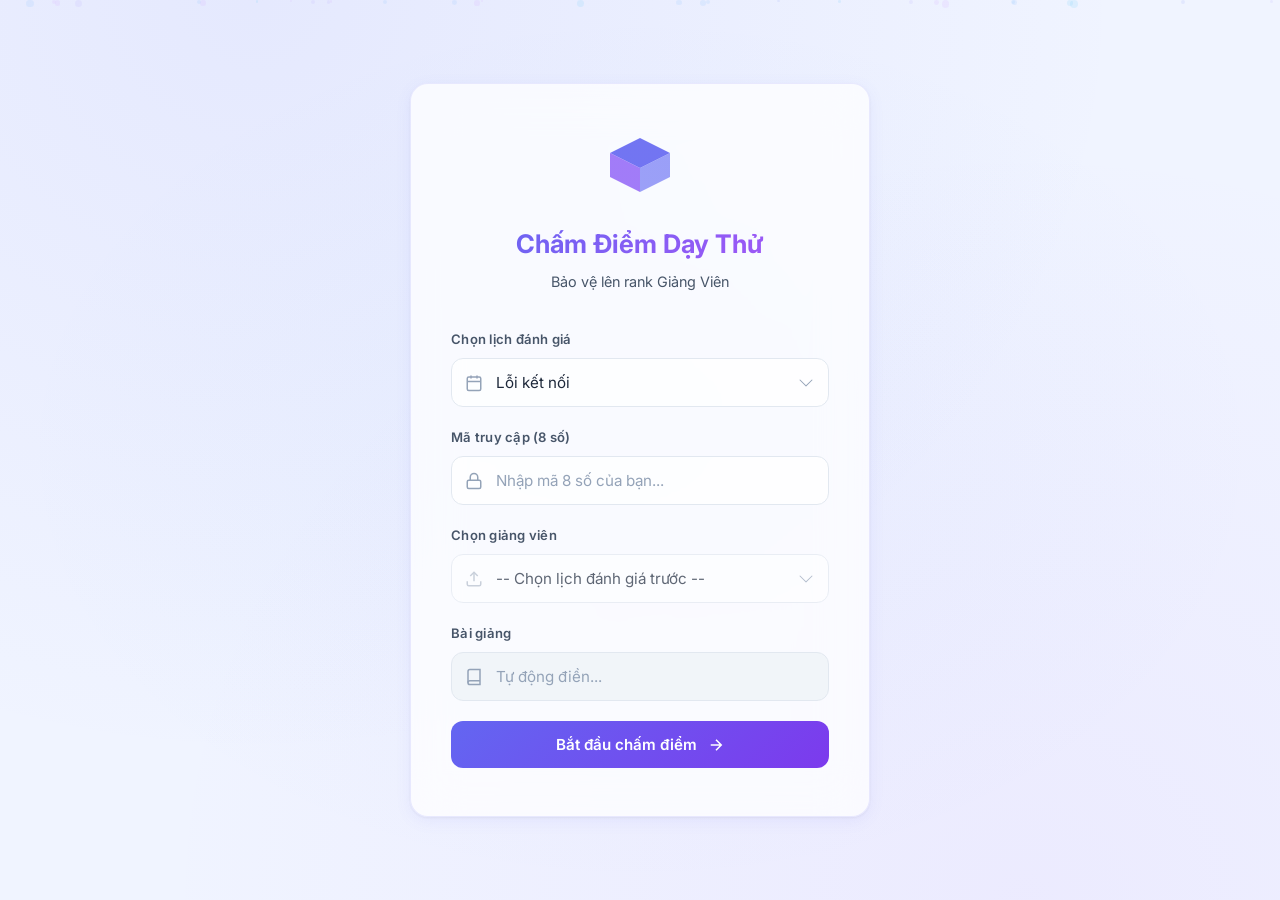
<file: index.html>
<!DOCTYPE html>
<html lang="vi">

<head>
    <meta charset="UTF-8">
    <meta name="viewport" content="width=device-width, initial-scale=1.0">
    <title>Phiếu Chấm Điểm Dạy Thử - Bảo Vệ Lên Rank Giảng Viên</title>
    <meta name="description" content="Ứng dụng chấm điểm buổi dạy thử bảo vệ lên rank giảng viên">
    <link rel="preconnect" href="https://fonts.googleapis.com">
    <link rel="preconnect" href="https://fonts.gstatic.com" crossorigin>
    <link href="https://fonts.googleapis.com/css2?family=Inter:wght@300;400;500;600;700;800&display=swap"
        rel="stylesheet">
    <link rel="stylesheet" href="style.css">
</head>

<body>
    <!-- Background particles -->
    <div class="bg-particles" id="bgParticles"></div>

    <!-- Toast notification -->
    <div class="toast" id="toast">
        <span class="toast-icon">✓</span>
        <span class="toast-msg" id="toastMsg">Đã lưu thành công!</span>
    </div>

    <!-- ========== SCREEN 1: Login ========== -->
    <section class="screen active" id="screenLogin">
        <div class="login-card glass">
            <div class="login-logo">
                <div class="logo-icon">
                    <svg viewBox="0 0 48 48" fill="none">
                        <path d="M24 4L4 14l20 10 20-10L24 4z" fill="url(#g1)" opacity="0.9" />
                        <path d="M4 14v16l20 10V24L4 14z" fill="url(#g2)" opacity="0.8" />
                        <path d="M44 14v16L24 40V24l20-10z" fill="url(#g3)" opacity="0.7" />
                        <defs>
                            <linearGradient id="g1" x1="4" y1="4" x2="44" y2="24">
                                <stop stop-color="#6366f1" />
                                <stop offset="1" stop-color="#8b5cf6" />
                            </linearGradient>
                            <linearGradient id="g2" x1="4" y1="14" x2="24" y2="40">
                                <stop stop-color="#8b5cf6" />
                                <stop offset="1" stop-color="#a78bfa" />
                            </linearGradient>
                            <linearGradient id="g3" x1="44" y1="14" x2="24" y2="40">
                                <stop stop-color="#6366f1" />
                                <stop offset="1" stop-color="#818cf8" />
                            </linearGradient>
                        </defs>
                    </svg>
                </div>
                <h1>Chấm Điểm Dạy Thử</h1>
                <p class="subtitle">Bảo vệ lên rank Giảng Viên</p>
            </div>

            <form id="loginForm" class="login-form" autocomplete="off">
                <div class="input-group">
                    <label for="scheduleSelect">Chọn lịch đánh giá</label>
                    <div class="input-wrapper">
                        <svg class="input-icon" viewBox="0 0 24 24" fill="none" stroke="currentColor" stroke-width="2">
                            <rect x="3" y="4" width="18" height="18" rx="2" ry="2" />
                            <line x1="16" y1="2" x2="16" y2="6" />
                            <line x1="8" y1="2" x2="8" y2="6" />
                            <line x1="3" y1="10" x2="21" y2="10" />
                        </svg>
                        <select id="scheduleSelect" required>
                            <option value="" disabled selected>-- Chọn lịch đánh giá --</option>
                        </select>
                    </div>
                </div>

                <div class="input-group">
                    <label for="accessCode">Mã truy cập (8 số)</label>
                    <div class="input-wrapper">
                        <svg class="input-icon" viewBox="0 0 24 24" fill="none" stroke="currentColor" stroke-width="2">
                            <rect x="3" y="11" width="18" height="11" rx="2" ry="2" />
                            <path d="M7 11V7a5 5 0 0 1 10 0v4" />
                        </svg>
                        <input type="text" id="accessCode" placeholder="Nhập mã 8 số của bạn..." required
                            pattern="[0-9]{8}" maxlength="8">
                    </div>
                </div>

                <div class="input-group">
                    <label for="lecturerSelect">Chọn giảng viên</label>
                    <div class="input-wrapper">
                        <svg class="input-icon" viewBox="0 0 24 24" fill="none" stroke="currentColor" stroke-width="2">
                            <path d="M21 15v4a2 2 0 0 1-2 2H5a2 2 0 0 1-2-2v-4" />
                            <polyline points="17 8 12 3 7 8" />
                            <line x1="12" y1="3" x2="12" y2="15" />
                        </svg>
                        <select id="lecturerSelect" required disabled>
                            <option value="" disabled selected>-- Chọn lịch đánh giá trước --</option>
                        </select>
                    </div>
                </div>

                <div class="input-group">
                    <label for="lessonName">Bài giảng</label>
                    <div class="input-wrapper">
                        <svg class="input-icon" viewBox="0 0 24 24" fill="none" stroke="currentColor" stroke-width="2">
                            <path d="M4 19.5A2.5 2.5 0 0 1 6.5 17H20" />
                            <path d="M6.5 2H20v20H6.5A2.5 2.5 0 0 1 4 19.5v-15A2.5 2.5 0 0 1 6.5 2z" />
                        </svg>
                        <input type="text" id="lessonName" placeholder="Tự động điền..." readonly
                            class="input-readonly">
                    </div>
                </div>

                <button type="submit" class="btn-primary" id="btnStart">
                    <span>Bắt đầu chấm điểm</span>
                    <svg viewBox="0 0 24 24" fill="none" stroke="currentColor" stroke-width="2">
                        <path d="M5 12h14M12 5l7 7-7 7" />
                    </svg>
                </button>
            </form>
        </div>
    </section>

    <!-- ========== SCREEN 2: Scoring Form ========== -->
    <section class="screen" id="screenScoring">
        <div class="scoring-container">
            <!-- Header -->
            <header class="scoring-header glass">
                <div class="header-info">
                    <div
                        style="display: flex; align-items: center; justify-content: space-between; gap: 15px; width: 100%;">
                        <h2 style="margin: 0;">Phiếu Chấm Điểm Dạy Thử</h2>
                        <button type="button" id="btnLogout"
                            style="display: flex; align-items: center; gap: 6px; background-color: rgba(239, 68, 68, 0.1); color: #ef4444; border: 1px solid rgba(239, 68, 68, 0.2); padding: 6px 12px; border-radius: 6px; font-weight: 500; cursor: pointer; transition: all 0.2s; font-size: 14px;">
                            <svg viewBox="0 0 24 24" width="16" height="16" fill="none" stroke="currentColor"
                                stroke-width="2">
                                <path d="M9 21H5a2 2 0 0 1-2-2V5a2 2 0 0 1 2-2h4"></path>
                                <polyline points="16 17 21 12 16 7"></polyline>
                                <line x1="21" y1="12" x2="9" y2="12"></line>
                            </svg>
                            Thoát
                        </button>
                    </div>
                    <div class="lecturer-badge" style="margin-top: 10px;">
                        <span class="badge-name" id="displayName"></span>
                        <span class="badge-divider">•</span>
                        <span class="badge-lesson" id="displayLesson"></span>
                    </div>
                </div>
                <div class="header-score">
                    <div class="total-score-ring">
                        <svg viewBox="0 0 120 120">
                            <circle cx="60" cy="60" r="52" class="ring-bg" />
                            <circle cx="60" cy="60" r="52" class="ring-fill" id="scoreRing" />
                        </svg>
                        <div class="score-text">
                            <span class="score-number" id="totalScore">0</span>
                            <span class="score-label">/ 100</span>
                        </div>
                    </div>
                </div>
            </header>

            <!-- Criteria Groups -->
            <form id="scoringForm">
                <!-- Group I -->
                <div class="criteria-group glass" data-group="1">
                    <div class="group-header">
                        <div class="group-badge">I</div>
                        <div class="group-title">
                            <h3>Nội dung bài giảng</h3>
                            <span class="group-score">Điểm: <strong id="groupScore1">0</strong>/25</span>
                        </div>
                        <div class="group-progress">
                            <div class="progress-bar" id="groupProgress1" style="width:0%"></div>
                        </div>
                    </div>
                    <div class="criteria-list">
                        <div class="criteria-item" data-criteria="1" data-max="5" data-group-id="1">
                            <div class="criteria-info">
                                <span class="criteria-number">1</span>
                                <span class="criteria-text">Xác định đúng mục tiêu bài học (kiến thức, kỹ năng, thái
                                    độ)</span>
                            </div>
                            <div class="score-slider">
                                <input type="range" min="0" max="5" value="0" step="0.5" class="slider"
                                    data-criteria="1">
                                <div class="slider-value"><span id="val1">0</span>/5</div>
                            </div>
                        </div>
                        <div class="criteria-item" data-criteria="2" data-max="5" data-group-id="1">
                            <div class="criteria-info">
                                <span class="criteria-number">2</span>
                                <span class="criteria-text">Nội dung chính xác, khoa học, cập nhật</span>
                            </div>
                            <div class="score-slider">
                                <input type="range" min="0" max="5" value="0" step="0.5" class="slider"
                                    data-criteria="2">
                                <div class="slider-value"><span id="val2">0</span>/5</div>
                            </div>
                        </div>
                        <div class="criteria-item" data-criteria="3" data-max="5" data-group-id="1">
                            <div class="criteria-info">
                                <span class="criteria-number">3</span>
                                <span class="criteria-text">Bố cục bài giảng logic, mạch lạc</span>
                            </div>
                            <div class="score-slider">
                                <input type="range" min="0" max="5" value="0" step="0.5" class="slider"
                                    data-criteria="3">
                                <div class="slider-value"><span id="val3">0</span>/5</div>
                            </div>
                        </div>
                        <div class="criteria-item" data-criteria="4" data-max="5" data-group-id="1">
                            <div class="criteria-info">
                                <span class="criteria-number">4</span>
                                <span class="criteria-text">Liên hệ thực tiễn, ví dụ minh họa phù hợp</span>
                            </div>
                            <div class="score-slider">
                                <input type="range" min="0" max="5" value="0" step="0.5" class="slider"
                                    data-criteria="4">
                                <div class="slider-value"><span id="val4">0</span>/5</div>
                            </div>
                        </div>
                        <div class="criteria-item" data-criteria="5" data-max="5" data-group-id="1">
                            <div class="criteria-info">
                                <span class="criteria-number">5</span>
                                <span class="criteria-text">Phân bổ thời gian hợp lý cho từng phần</span>
                            </div>
                            <div class="score-slider">
                                <input type="range" min="0" max="5" value="0" step="0.5" class="slider"
                                    data-criteria="5">
                                <div class="slider-value"><span id="val5">0</span>/5</div>
                            </div>
                        </div>
                    </div>
                </div>

                <!-- Group II -->
                <div class="criteria-group glass" data-group="2">
                    <div class="group-header">
                        <div class="group-badge">II</div>
                        <div class="group-title">
                            <h3>Phương pháp giảng dạy</h3>
                            <span class="group-score">Điểm: <strong id="groupScore2">0</strong>/20</span>
                        </div>
                        <div class="group-progress">
                            <div class="progress-bar" id="groupProgress2" style="width:0%"></div>
                        </div>
                    </div>
                    <div class="criteria-list">
                        <div class="criteria-item" data-criteria="6" data-max="5" data-group-id="2">
                            <div class="criteria-info">
                                <span class="criteria-number">6</span>
                                <span class="criteria-text">Lựa chọn phương pháp phù hợp với nội dung và đối
                                    tượng</span>
                            </div>
                            <div class="score-slider">
                                <input type="range" min="0" max="5" value="0" step="0.5" class="slider"
                                    data-criteria="6">
                                <div class="slider-value"><span id="val6">0</span>/5</div>
                            </div>
                        </div>
                        <div class="criteria-item" data-criteria="7" data-max="5" data-group-id="2">
                            <div class="criteria-info">
                                <span class="criteria-number">7</span>
                                <span class="criteria-text">Kết hợp linh hoạt nhiều phương pháp giảng dạy</span>
                            </div>
                            <div class="score-slider">
                                <input type="range" min="0" max="5" value="0" step="0.5" class="slider"
                                    data-criteria="7">
                                <div class="slider-value"><span id="val7">0</span>/5</div>
                            </div>
                        </div>
                        <div class="criteria-item" data-criteria="8" data-max="5" data-group-id="2">
                            <div class="criteria-info">
                                <span class="criteria-number">8</span>
                                <span class="criteria-text">Phát huy tính chủ động, tư duy phản biện của người
                                    học</span>
                            </div>
                            <div class="score-slider">
                                <input type="range" min="0" max="5" value="0" step="0.5" class="slider"
                                    data-criteria="8">
                                <div class="slider-value"><span id="val8">0</span>/5</div>
                            </div>
                        </div>
                        <div class="criteria-item" data-criteria="9" data-max="5" data-group-id="2">
                            <div class="criteria-info">
                                <span class="criteria-number">9</span>
                                <span class="criteria-text">Gợi mở vấn đề, dẫn dắt người học khám phá kiến thức</span>
                            </div>
                            <div class="score-slider">
                                <input type="range" min="0" max="5" value="0" step="0.5" class="slider"
                                    data-criteria="9">
                                <div class="slider-value"><span id="val9">0</span>/5</div>
                            </div>
                        </div>
                    </div>
                </div>

                <!-- Group III -->
                <div class="criteria-group glass" data-group="3">
                    <div class="group-header">
                        <div class="group-badge">III</div>
                        <div class="group-title">
                            <h3>Sử dụng phương tiện & CNTT</h3>
                            <span class="group-score">Điểm: <strong id="groupScore3">0</strong>/10</span>
                        </div>
                        <div class="group-progress">
                            <div class="progress-bar" id="groupProgress3" style="width:0%"></div>
                        </div>
                    </div>
                    <div class="criteria-list">
                        <div class="criteria-item" data-criteria="10" data-max="5" data-group-id="3">
                            <div class="criteria-info">
                                <span class="criteria-number">10</span>
                                <span class="criteria-text">Slide / tài liệu trực quan rõ ràng, thẩm mỹ</span>
                            </div>
                            <div class="score-slider">
                                <input type="range" min="0" max="5" value="0" step="0.5" class="slider"
                                    data-criteria="10">
                                <div class="slider-value"><span id="val10">0</span>/5</div>
                            </div>
                        </div>
                        <div class="criteria-item" data-criteria="11" data-max="5" data-group-id="3">
                            <div class="criteria-info">
                                <span class="criteria-number">11</span>
                                <span class="criteria-text">Sử dụng hiệu quả công cụ hỗ trợ giảng dạy</span>
                            </div>
                            <div class="score-slider">
                                <input type="range" min="0" max="5" value="0" step="0.5" class="slider"
                                    data-criteria="11">
                                <div class="slider-value"><span id="val11">0</span>/5</div>
                            </div>
                        </div>
                    </div>
                </div>

                <!-- Group IV -->
                <div class="criteria-group glass" data-group="4">
                    <div class="group-header">
                        <div class="group-badge">IV</div>
                        <div class="group-title">
                            <h3>Kỹ năng trình bày & giao tiếp</h3>
                            <span class="group-score">Điểm: <strong id="groupScore4">0</strong>/15</span>
                        </div>
                        <div class="group-progress">
                            <div class="progress-bar" id="groupProgress4" style="width:0%"></div>
                        </div>
                    </div>
                    <div class="criteria-list">
                        <div class="criteria-item" data-criteria="12" data-max="5" data-group-id="4">
                            <div class="criteria-info">
                                <span class="criteria-number">12</span>
                                <span class="criteria-text">Giọng nói rõ ràng, truyền cảm, tốc độ phù hợp</span>
                            </div>
                            <div class="score-slider">
                                <input type="range" min="0" max="5" value="0" step="0.5" class="slider"
                                    data-criteria="12">
                                <div class="slider-value"><span id="val12">0</span>/5</div>
                            </div>
                        </div>
                        <div class="criteria-item" data-criteria="13" data-max="5" data-group-id="4">
                            <div class="criteria-info">
                                <span class="criteria-number">13</span>
                                <span class="criteria-text">Ngôn ngữ chính xác, sử dụng đúng thuật ngữ chuyên
                                    ngành</span>
                            </div>
                            <div class="score-slider">
                                <input type="range" min="0" max="5" value="0" step="0.5" class="slider"
                                    data-criteria="13">
                                <div class="slider-value"><span id="val13">0</span>/5</div>
                            </div>
                        </div>
                        <div class="criteria-item" data-criteria="14" data-max="5" data-group-id="4">
                            <div class="criteria-info">
                                <span class="criteria-number">14</span>
                                <span class="criteria-text">Ngôn ngữ cơ thể tự tin, giao tiếp bằng mắt</span>
                            </div>
                            <div class="score-slider">
                                <input type="range" min="0" max="5" value="0" step="0.5" class="slider"
                                    data-criteria="14">
                                <div class="slider-value"><span id="val14">0</span>/5</div>
                            </div>
                        </div>
                    </div>
                </div>

                <!-- Group V -->
                <div class="criteria-group glass" data-group="5">
                    <div class="group-header">
                        <div class="group-badge">V</div>
                        <div class="group-title">
                            <h3>Quản lý lớp học & tương tác</h3>
                            <span class="group-score">Điểm: <strong id="groupScore5">0</strong>/10</span>
                        </div>
                        <div class="group-progress">
                            <div class="progress-bar" id="groupProgress5" style="width:0%"></div>
                        </div>
                    </div>
                    <div class="criteria-list">
                        <div class="criteria-item" data-criteria="15" data-max="5" data-group-id="5">
                            <div class="criteria-info">
                                <span class="criteria-number">15</span>
                                <span class="criteria-text">Tạo không khí học tập tích cực, thu hút sự chú ý</span>
                            </div>
                            <div class="score-slider">
                                <input type="range" min="0" max="5" value="0" step="0.5" class="slider"
                                    data-criteria="15">
                                <div class="slider-value"><span id="val15">0</span>/5</div>
                            </div>
                        </div>
                        <div class="criteria-item" data-criteria="16" data-max="5" data-group-id="5">
                            <div class="criteria-info">
                                <span class="criteria-number">16</span>
                                <span class="criteria-text">Đặt câu hỏi kích thích tư duy, xử lý phản hồi tốt</span>
                            </div>
                            <div class="score-slider">
                                <input type="range" min="0" max="5" value="0" step="0.5" class="slider"
                                    data-criteria="16">
                                <div class="slider-value"><span id="val16">0</span>/5</div>
                            </div>
                        </div>
                    </div>
                </div>

                <!-- Group VI -->
                <div class="criteria-group glass" data-group="6">
                    <div class="group-header">
                        <div class="group-badge">VI</div>
                        <div class="group-title">
                            <h3>Đánh giá người học</h3>
                            <span class="group-score">Điểm: <strong id="groupScore6">0</strong>/10</span>
                        </div>
                        <div class="group-progress">
                            <div class="progress-bar" id="groupProgress6" style="width:0%"></div>
                        </div>
                    </div>
                    <div class="criteria-list">
                        <div class="criteria-item" data-criteria="17" data-max="5" data-group-id="6">
                            <div class="criteria-info">
                                <span class="criteria-number">17</span>
                                <span class="criteria-text">Có hoạt động kiểm tra, củng cố kiến thức</span>
                            </div>
                            <div class="score-slider">
                                <input type="range" min="0" max="5" value="0" step="0.5" class="slider"
                                    data-criteria="17">
                                <div class="slider-value"><span id="val17">0</span>/5</div>
                            </div>
                        </div>
                        <div class="criteria-item" data-criteria="18" data-max="5" data-group-id="6">
                            <div class="criteria-info">
                                <span class="criteria-number">18</span>
                                <span class="criteria-text">Tổng kết bài học rõ ràng, giao nhiệm vụ tự học</span>
                            </div>
                            <div class="score-slider">
                                <input type="range" min="0" max="5" value="0" step="0.5" class="slider"
                                    data-criteria="18">
                                <div class="slider-value"><span id="val18">0</span>/5</div>
                            </div>
                        </div>
                    </div>
                </div>

                <!-- Group VII -->
                <div class="criteria-group glass" data-group="7">
                    <div class="group-header">
                        <div class="group-badge">VII</div>
                        <div class="group-title">
                            <h3>Tác phong sư phạm</h3>
                            <span class="group-score">Điểm: <strong id="groupScore7">0</strong>/10</span>
                        </div>
                        <div class="group-progress">
                            <div class="progress-bar" id="groupProgress7" style="width:0%"></div>
                        </div>
                    </div>
                    <div class="criteria-list">
                        <div class="criteria-item" data-criteria="19" data-max="5" data-group-id="7">
                            <div class="criteria-info">
                                <span class="criteria-number">19</span>
                                <span class="criteria-text">Trang phục, tác phong chuyên nghiệp, đúng mực</span>
                            </div>
                            <div class="score-slider">
                                <input type="range" min="0" max="5" value="0" step="0.5" class="slider"
                                    data-criteria="19">
                                <div class="slider-value"><span id="val19">0</span>/5</div>
                            </div>
                        </div>
                        <div class="criteria-item" data-criteria="20" data-max="5" data-group-id="7">
                            <div class="criteria-info">
                                <span class="criteria-number">20</span>
                                <span class="criteria-text">Thể hiện sự nhiệt tình, tâm huyết với nghề</span>
                            </div>
                            <div class="score-slider">
                                <input type="range" min="0" max="5" value="0" step="0.5" class="slider"
                                    data-criteria="20">
                                <div class="slider-value"><span id="val20">0</span>/5</div>
                            </div>
                        </div>
                    </div>
                </div>

                <!-- Comment -->
                <div class="comment-section glass">
                    <h3>💬 Nhận xét chung</h3>
                    <textarea id="comment" rows="4" placeholder="Nhập nhận xét của Hội đồng..."></textarea>
                </div>

                <!-- Actions -->
                <div class="form-actions">
                    <button type="button" class="btn-secondary" id="btnBack">
                        <svg viewBox="0 0 24 24" fill="none" stroke="currentColor" stroke-width="2">
                            <path d="M19 12H5M12 19l-7-7 7-7" />
                        </svg>
                        <span>Quay lại</span>
                    </button>
                    <button type="submit" class="btn-primary btn-submit" id="btnSubmit">
                        <span>Gửi kết quả</span>
                        <svg viewBox="0 0 24 24" fill="none" stroke="currentColor" stroke-width="2">
                            <path d="M22 2L11 13M22 2l-7 20-4-9-9-4 20-7z" />
                        </svg>
                    </button>
                </div>
            </form>
        </div>
    </section>

    <!-- ========== SCREEN 3: Result ========== -->
    <section class="screen" id="screenResult">
        <div class="result-container">
            <div class="result-card glass">
                <div class="result-icon" id="resultIcon">
                    <svg viewBox="0 0 24 24" fill="none" stroke="currentColor" stroke-width="2">
                        <path d="M22 11.08V12a10 10 0 1 1-5.93-9.14" />
                        <polyline points="22 4 12 14.01 9 11.01" />
                    </svg>
                </div>
                <h2 id="resultTitle">Đã gửi thành công!</h2>
                <p class="result-subtitle" id="resultSubtitle">Kết quả đã được lưu vào Google Sheet</p>

                <div class="result-summary">
                    <div class="summary-row">
                        <span>Giảng viên</span>
                        <strong id="resultName"></strong>
                    </div>
                    <div class="summary-row">
                        <span>Bài giảng</span>
                        <strong id="resultLesson"></strong>
                    </div>
                    <div class="summary-row highlight">
                        <span>Tổng điểm</span>
                        <strong id="resultScore"></strong>
                    </div>

                </div>

                <div class="result-actions">
                    <button class="btn-primary" id="btnNew">
                        <span>Chấm mới</span>
                        <svg viewBox="0 0 24 24" fill="none" stroke="currentColor" stroke-width="2">
                            <line x1="12" y1="5" x2="12" y2="19" />
                            <line x1="5" y1="12" x2="19" y2="12" />
                        </svg>
                    </button>
                </div>
            </div>
        </div>
    </section>

    <!-- Loading overlay -->
    <div class="loading-overlay" id="loadingOverlay">
        <div class="spinner"></div>
        <p>Đang lưu kết quả...</p>
    </div>

    <script src="script.js"></script>
</body>

</html>
</file>
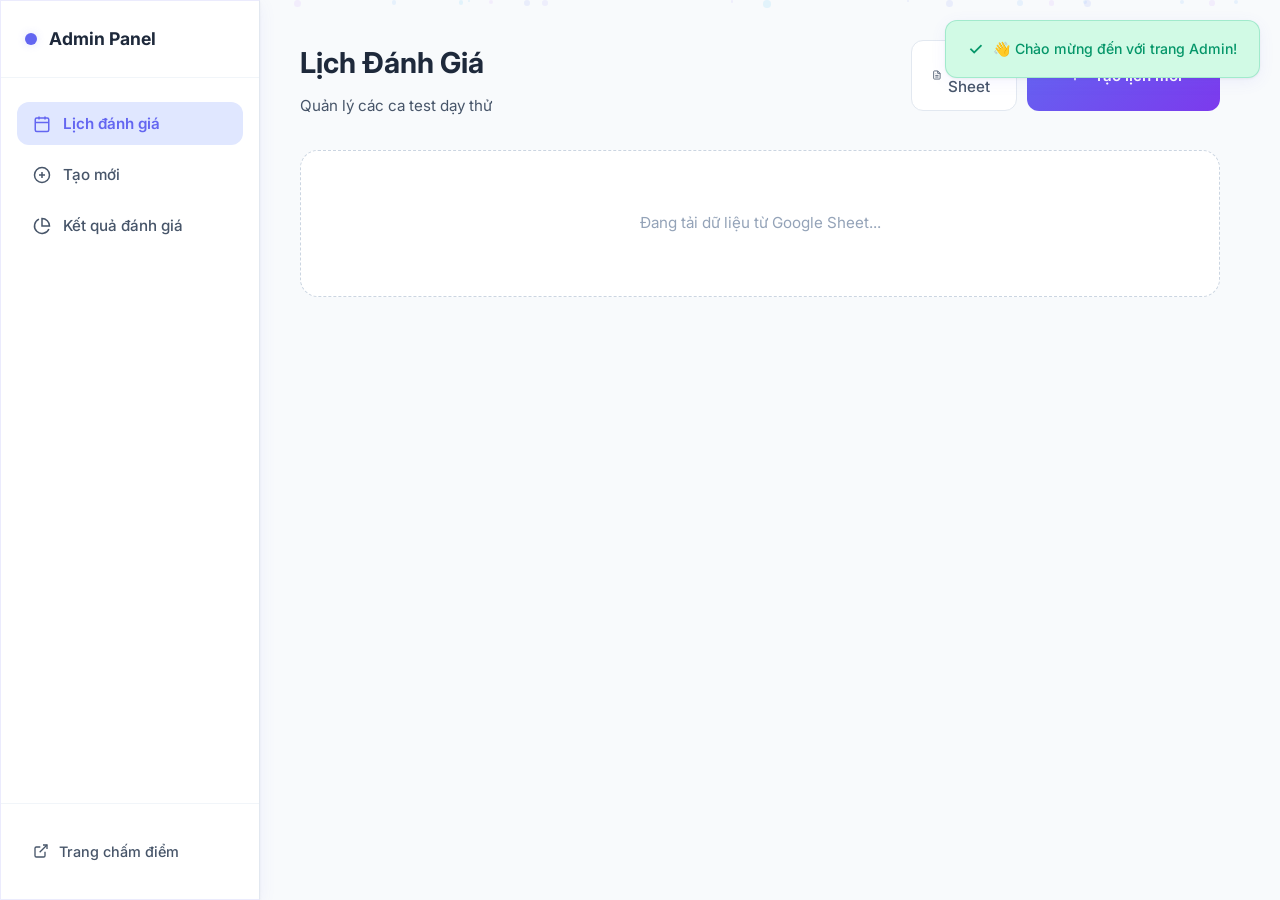
<file: admin.html>
<!DOCTYPE html>
<html lang="vi">
<head>
    <meta charset="UTF-8">
    <meta name="viewport" content="width=device-width, initial-scale=1.0">
    <title>Quản Lý Lịch Đánh Giá</title>
    <link rel="preconnect" href="https://fonts.googleapis.com">
    <link rel="preconnect" href="https://fonts.gstatic.com" crossorigin>
    <link href="https://fonts.googleapis.com/css2?family=Inter:wght@300;400;500;600;700;800&display=swap" rel="stylesheet">
    <link rel="stylesheet" href="style.css">
    <link rel="stylesheet" href="admin.css">
</head>
<body>
    <div class="bg-particles" id="bgParticles"></div>

    <!-- Toast -->
    <div class="toast" id="toast">
        <span class="toast-icon">✓</span>
        <span class="toast-msg" id="toastMsg"></span>
    </div>

    <div class="admin-wrapper">
        <!-- Sidebar -->
        <aside class="admin-sidebar glass">
            <div class="sidebar-logo">
                <div class="logo-dot"></div>
                <span>Admin Panel</span>
            </div>
            <nav class="sidebar-nav">
                <button class="nav-item active" data-tab="schedules">
                    <svg viewBox="0 0 24 24" fill="none" stroke="currentColor" stroke-width="2">
                        <rect x="3" y="4" width="18" height="18" rx="2" ry="2"/><line x1="16" y1="2" x2="16" y2="6"/>
                        <line x1="8" y1="2" x2="8" y2="6"/><line x1="3" y1="10" x2="21" y2="10"/>
                    </svg>
                    <span>Lịch đánh giá</span>
                </button>
                <button class="nav-item" data-tab="create">
                    <svg viewBox="0 0 24 24" fill="none" stroke="currentColor" stroke-width="2">
                        <circle cx="12" cy="12" r="10"/><line x1="12" y1="8" x2="12" y2="16"/>
                        <line x1="8" y1="12" x2="16" y2="12"/>
                    </svg>
                    <span>Tạo mới</span>
                </button>
                <button class="nav-item" data-tab="results">
                    <svg viewBox="0 0 24 24" fill="none" stroke="currentColor" stroke-width="2">
                        <path d="M21.21 15.89A10 10 0 1 1 8 2.83"></path><path d="M22 12A10 10 0 0 0 12 2v10z"></path>
                    </svg>
                    <span>Kết quả đánh giá</span>
                </button>
            </nav>
            <div class="sidebar-footer">
                <a href="index.html" class="link-scoring">
                    <svg viewBox="0 0 24 24" fill="none" stroke="currentColor" stroke-width="2">
                        <path d="M18 13v6a2 2 0 0 1-2 2H5a2 2 0 0 1-2-2V8a2 2 0 0 1 2-2h6"/>
                        <polyline points="15 3 21 3 21 9"/><line x1="10" y1="14" x2="21" y2="3"/>
                    </svg>
                    Trang chấm điểm
                </a>
            </div>
        </aside>

        <!-- Main Content -->
        <main class="admin-main">
            <!-- Tab: Schedules List -->
            <div class="tab-content active" id="tabSchedules">
                <div class="page-header">
                    <div>
                        <h1>Lịch Đánh Giá</h1>
                        <p class="page-desc">Quản lý các ca test dạy thử</p>
                    </div>
                    <div style="display: flex; gap: 10px;">
                        <a href="https://docs.google.com/spreadsheets/d/14Hv8wnuwCl_91_FjkEMyHeElKcFQs7OrReVVeOcJBYg/edit?gid=1647444902#gid=1647444902" target="_blank" class="btn-secondary btn-compact" style="text-decoration: none; display: flex; align-items: center; gap: 6px;">
                            <svg viewBox="0 0 24 24" width="16" height="16" fill="none" stroke="currentColor" stroke-width="2">
                                <path d="M14 2H6a2 2 0 0 0-2 2v16a2 2 0 0 0 2 2h12a2 2 0 0 0 2-2V8z"></path>
                                <polyline points="14 2 14 8 20 8"></polyline>
                                <line x1="16" y1="13" x2="8" y2="13"></line>
                                <line x1="16" y1="17" x2="8" y2="17"></line>
                                <polyline points="10 9 9 8 9"></polyline>
                            </svg>
                            <span>Xem Sheet</span>
                        </a>
                        <button class="btn-primary btn-compact" id="btnNewSchedule">
                            <svg viewBox="0 0 24 24" fill="none" stroke="currentColor" stroke-width="2">
                                <line x1="12" y1="5" x2="12" y2="19"/><line x1="5" y1="12" x2="19" y2="12"/>
                            </svg>
                            <span>Tạo lịch mới</span>
                        </button>
                    </div>
                </div>

                <div class="results-table-container" id="schedulesContainer" style="display: none;">
                    <table class="results-table">
                        <thead>
                            <tr>
                                <th>Tên ca đánh giá</th>
                                <th>Ngày đánh giá</th>
                                <th>Khung giờ</th>
                                <th>Địa điểm</th>
                                <th>Giảng viên</th>
                                <th>Hội đồng</th>
                                <th>Thao tác</th>
                            </tr>
                        </thead>
                        <tbody id="schedulesGrid">
                            <!-- Rendered by JS -->
                        </tbody>
                    </table>
                </div>

                <div class="empty-state-admin" id="emptySchedules">
                    <svg viewBox="0 0 24 24" fill="none" stroke="currentColor" stroke-width="1.5">
                        <rect x="3" y="4" width="18" height="18" rx="2" ry="2"/>
                        <line x1="16" y1="2" x2="16" y2="6"/><line x1="8" y1="2" x2="8" y2="6"/>
                        <line x1="3" y1="10" x2="21" y2="10"/>
                    </svg>
                    <h3>Chưa có lịch đánh giá</h3>
                    <p>Tạo lịch đánh giá mới để bắt đầu</p>
                </div>
            </div>

            <!-- Tab: Create Schedule -->
            <div class="tab-content" id="tabCreate">
                <div class="page-header">
                    <div>
                        <h1 id="formTitle">Tạo Lịch Đánh Giá Mới</h1>
                        <p class="page-desc">Thiết lập ca test và danh sách giảng viên</p>
                    </div>
                </div>

                <form id="scheduleForm" class="schedule-form" autocomplete="off">
                    <div class="form-card glass">
                        <h3>📋 Thông tin lịch đánh giá</h3>

                        <div class="form-row">
                            <div class="input-group">
                                <label for="scheduleName">Tên ca đánh giá</label>
                                <input type="text" id="scheduleName" placeholder="VD: Đợt 1 - Tháng 6/2026" required>
                            </div>
                            <div class="input-group">
                                <label for="scheduleDate">Ngày đánh giá</label>
                                <input type="date" id="scheduleDate" required>
                            </div>
                        </div>

                        <div class="form-row" style="margin-bottom: 20px;">
                            <div class="input-group">
                                <label for="scheduleLocation">Địa điểm</label>
                                <input type="text" id="scheduleLocation" placeholder="VD: Phòng A301, Tòa nhà B">
                            </div>
                        </div>

                        <div class="form-row">
                            <div class="input-group">
                                <label for="scheduleStartTime">Khung giờ bắt đầu</label>
                                <input type="time" id="scheduleStartTime" required>
                            </div>
                            <div class="input-group">
                                <label for="scheduleEndTime">Khung giờ kết thúc</label>
                                <input type="time" id="scheduleEndTime" required>
                            </div>
                        </div>
                    </div>

                    <div class="form-card glass">
                        <div class="card-header-row">
                            <h3>👨‍🏫 Danh sách giảng viên</h3>
                            <span class="gv-count" id="gvCount">0 giảng viên</span>
                        </div>

                        <div class="add-gv-row" id="addGvRow">
                            <input type="text" id="gvName" placeholder="Tên giảng viên">
                            <input type="text" id="gvLesson" placeholder="Bài giảng">
                            <button type="button" class="btn-add" id="btnAddGv" title="Thêm">
                                <svg viewBox="0 0 24 24" fill="none" stroke="currentColor" stroke-width="2.5">
                                    <line x1="12" y1="5" x2="12" y2="19"/><line x1="5" y1="12" x2="19" y2="12"/>
                                </svg>
                            </button>
                        </div>

                        <div class="gv-list" id="gvList">
                            <!-- Rendered by JS -->
                        </div>
                    </div>

                    <div class="form-card glass">
                        <div class="card-header-row">
                            <h3>👥 Danh sách Hội đồng chấm</h3>
                            <span class="gv-count" id="committeeCount">0 thành viên</span>
                        </div>

                        <div class="add-gv-row" id="addCommitteeRow">
                            <input type="text" id="committeeName" placeholder="Tên thành viên">
                            <input type="email" id="committeeEmail" placeholder="Email nhận mã">
                            <button type="button" class="btn-add" id="btnAddCommittee" title="Thêm">
                                <svg viewBox="0 0 24 24" fill="none" stroke="currentColor" stroke-width="2.5">
                                    <line x1="12" y1="5" x2="12" y2="19"/><line x1="5" y1="12" x2="19" y2="12"/>
                                </svg>
                            </button>
                        </div>

                        <div class="gv-list" id="committeeList">
                            <!-- Rendered by JS -->
                        </div>
                    </div>

                    <div class="form-actions-admin">
                        <button type="button" class="btn-secondary" id="btnCancelForm">Hủy</button>
                        <button type="submit" class="btn-primary btn-compact">
                            <span id="btnSaveText">Lưu lịch đánh giá</span>
                        </button>
                    </div>
                </form>
            </div>

            <!-- Tab: Results -->
            <div class="tab-content" id="tabResults">
                <div class="page-header">
                    <div>
                        <h1>Kết Quả Đánh Giá</h1>
                        <p class="page-desc">Điểm trung bình của các giảng viên theo đợt</p>
                    </div>
                </div>

                <div class="results-controls">
                    <div class="input-group" style="max-width: 300px; margin-bottom: 24px;">
                        <label for="resultScheduleSelect">Chọn đợt đánh giá</label>
                        <select id="resultScheduleSelect">
                            <option value="" disabled selected>Đang tải dữ liệu...</option>
                        </select>
                    </div>
                </div>

                <div class="results-table-container" id="resultsContainer" style="display: none;">
                    <table class="results-table">
                        <thead>
                            <tr>
                                <th>Giảng Viên</th>
                                <th>Bài Giảng</th>
                                <th>Số Lượt Chấm</th>
                                <th>Điểm Trung Bình</th>
                                <th>Thao Tác</th>
                            </tr>
                        </thead>
                        <tbody id="resultsGrid">
                            <!-- Rendered by JS -->
                        </tbody>
                    </table>
                </div>

                <div class="empty-state-admin" id="emptyResults" style="display: none;">
                    <svg viewBox="0 0 24 24" fill="none" stroke="currentColor" stroke-width="1.5">
                        <circle cx="12" cy="12" r="10"></circle>
                        <line x1="12" y1="8" x2="12" y2="12"></line>
                        <line x1="12" y1="16" x2="12.01" y2="16"></line>
                    </svg>
                    <h3>Không có dữ liệu</h3>
                    <p>Chưa có kết quả chấm điểm nào cho đợt này</p>
                </div>
            </div>
        </main>
    </div>

    <!-- Modal Xem Chi Tiết -->
    <div class="modal-overlay" id="resultModal">
        <div class="modal-content glass">
            <div class="modal-header">
                <h2 id="modalGvName">Tên Giảng Viên</h2>
                <button class="btn-close-modal" id="btnCloseModal">✕</button>
            </div>
            <div class="modal-body">
                <div class="modal-meta">
                    <p><strong>Bài giảng:</strong> <span id="modalLesson"></span></p>
                    <p><strong>Lượt chấm:</strong> <span id="modalReviewCount"></span></p>
                    <p><strong>Tổng điểm TB:</strong> <span id="modalTotalScore" class="highlight-score"></span></p>
                </div>
                
                <h3 style="margin-top: 20px; margin-bottom: 12px; font-size: 1rem; color: var(--text-primary);">Chi tiết 20 tiêu chí (Trung bình)</h3>
                <div class="criteria-list" id="modalCriteriaList">
                    <!-- Rendered by JS -->
                </div>
            </div>
        </div>
    </div>

    <script src="admin.js"></script>
</body>
</html>
</file>
<file: style.css>
/* ============================================
   SCORING APP - LIGHT THEME
   ============================================ */

:root {
    --bg-primary: #f0f4ff;
    --bg-secondary: #ffffff;
    --bg-card: rgba(255, 255, 255, 0.85);
    --glass-bg: rgba(255, 255, 255, 0.6);
    --glass-border: rgba(99, 102, 241, 0.12);
    --text-primary: #1e293b;
    --text-secondary: #475569;
    --text-muted: #94a3b8;
    --accent: #6366f1;
    --accent-light: #818cf8;
    --accent-soft: #e0e7ff;
    --accent-glow: rgba(99, 102, 241, 0.18);
    --green: #10b981;
    --green-soft: #d1fae5;
    --green-glow: rgba(16, 185, 129, 0.18);
    --amber: #f59e0b;
    --red: #ef4444;
    --shadow-sm: 0 1px 3px rgba(0,0,0,0.04), 0 1px 2px rgba(0,0,0,0.06);
    --shadow-md: 0 4px 16px rgba(99,102,241,0.08), 0 1px 3px rgba(0,0,0,0.06);
    --shadow-lg: 0 10px 40px rgba(99,102,241,0.12), 0 2px 6px rgba(0,0,0,0.04);
    --radius: 18px;
    --radius-sm: 12px;
    --transition: all 0.3s cubic-bezier(0.4, 0, 0.2, 1);
}

* {
    margin: 0;
    padding: 0;
    box-sizing: border-box;
}

html {
    scroll-behavior: smooth;
}

body {
    font-family: 'Inter', -apple-system, sans-serif;
    background: var(--bg-primary);
    background-image:
        radial-gradient(ellipse at 20% 0%, rgba(99,102,241,0.08) 0%, transparent 60%),
        radial-gradient(ellipse at 80% 100%, rgba(168,85,247,0.06) 0%, transparent 60%),
        radial-gradient(ellipse at 50% 50%, rgba(59,130,246,0.04) 0%, transparent 70%);
    color: var(--text-primary);
    min-height: 100vh;
    overflow-x: hidden;
    line-height: 1.6;
}

/* Background particles */
.bg-particles {
    position: fixed;
    inset: 0;
    z-index: 0;
    pointer-events: none;
    overflow: hidden;
}

.bg-particles .particle {
    position: absolute;
    border-radius: 50%;
    opacity: 0.18;
    animation: float linear infinite;
}

@keyframes float {
    0% { transform: translateY(100vh) rotate(0deg); opacity: 0; }
    10% { opacity: 0.18; }
    90% { opacity: 0.18; }
    100% { transform: translateY(-100px) rotate(720deg); opacity: 0; }
}

/* Glass effect */
.glass {
    background: var(--glass-bg);
    border: 1px solid var(--glass-border);
    backdrop-filter: blur(24px);
    -webkit-backdrop-filter: blur(24px);
    box-shadow: var(--shadow-md);
}

/* ============================================
   SCREENS
   ============================================ */
.screen {
    display: none;
    min-height: 100vh;
    position: relative;
    z-index: 1;
}

.screen.active {
    display: flex;
}

/* ============================================
   SCREEN 1: LOGIN
   ============================================ */
#screenLogin {
    align-items: center;
    justify-content: center;
    padding: 20px;
}

.login-card {
    width: 100%;
    max-width: 460px;
    padding: 48px 40px;
    border-radius: var(--radius);
    animation: slideUp 0.6s ease-out;
    background: rgba(255,255,255,0.75);
}

@keyframes slideUp {
    from { opacity: 0; transform: translateY(30px); }
    to { opacity: 1; transform: translateY(0); }
}

.login-logo {
    text-align: center;
    margin-bottom: 36px;
}

.logo-icon {
    width: 72px;
    height: 72px;
    margin: 0 auto 20px;
    animation: pulse-glow 3s ease-in-out infinite;
}

@keyframes pulse-glow {
    0%, 100% { filter: drop-shadow(0 0 6px var(--accent-glow)); }
    50% { filter: drop-shadow(0 0 18px var(--accent-glow)); }
}

.login-logo h1 {
    font-size: 1.6rem;
    font-weight: 700;
    background: linear-gradient(135deg, var(--accent), #a855f7);
    -webkit-background-clip: text;
    -webkit-text-fill-color: transparent;
    background-clip: text;
    margin-bottom: 6px;
}

.subtitle {
    color: var(--text-secondary);
    font-size: 0.9rem;
    font-weight: 400;
}

/* Form inputs */
.input-group {
    margin-bottom: 20px;
}

.input-group label {
    display: block;
    font-size: 0.82rem;
    font-weight: 600;
    color: var(--text-secondary);
    margin-bottom: 8px;
    letter-spacing: 0.02em;
}

.input-wrapper {
    position: relative;
}

.input-icon {
    position: absolute;
    left: 14px;
    top: 50%;
    transform: translateY(-50%);
    width: 18px;
    height: 18px;
    color: var(--text-muted);
    transition: var(--transition);
}

.input-wrapper input {
    width: 100%;
    padding: 14px 16px 14px 44px;
    background: rgba(255, 255, 255, 0.7);
    border: 1.5px solid #e2e8f0;
    border-radius: var(--radius-sm);
    color: var(--text-primary);
    font-family: inherit;
    font-size: 0.95rem;
    outline: none;
    transition: var(--transition);
}

.input-wrapper input::placeholder {
    color: var(--text-muted);
}

.input-wrapper input:focus {
    border-color: var(--accent);
    box-shadow: 0 0 0 3px var(--accent-glow);
    background: #fff;
}

.input-readonly {
    background-color: #f1f5f9 !important;
    color: var(--text-muted) !important;
    cursor: not-allowed;
    border-color: #e2e8f0 !important;
}
.input-readonly:focus {
    box-shadow: none !important;
}

.input-wrapper:has(input:focus) .input-icon {
    color: var(--accent);
}

/* Buttons */
.btn-primary {
    display: inline-flex;
    align-items: center;
    justify-content: center;
    gap: 10px;
    width: 100%;
    padding: 14px 24px;
    background: linear-gradient(135deg, var(--accent), #7c3aed);
    border: none;
    border-radius: var(--radius-sm);
    color: #fff;
    font-family: inherit;
    font-size: 0.95rem;
    font-weight: 600;
    cursor: pointer;
    transition: var(--transition);
    position: relative;
    overflow: hidden;
}

.btn-primary::before {
    content: '';
    position: absolute;
    inset: 0;
    background: linear-gradient(135deg, transparent, rgba(255,255,255,0.15));
    opacity: 0;
    transition: var(--transition);
}

.btn-primary:hover {
    transform: translateY(-2px);
    box-shadow: 0 8px 25px var(--accent-glow);
}

.btn-primary:hover::before {
    opacity: 1;
}

.btn-primary:active {
    transform: translateY(0);
}

.btn-primary svg {
    width: 18px;
    height: 18px;
}

.btn-secondary {
    display: inline-flex;
    align-items: center;
    justify-content: center;
    gap: 8px;
    padding: 14px 24px;
    background: #fff;
    border: 1.5px solid #e2e8f0;
    border-radius: var(--radius-sm);
    color: var(--text-secondary);
    font-family: inherit;
    font-size: 0.95rem;
    font-weight: 500;
    cursor: pointer;
    transition: var(--transition);
}

.btn-secondary:hover {
    background: var(--accent-soft);
    color: var(--accent);
    border-color: var(--accent-light);
}

.btn-secondary svg {
    width: 16px;
    height: 16px;
}

/* ============================================
   SCREEN 2: SCORING
   ============================================ */
#screenScoring {
    flex-direction: column;
    padding: 20px;
    padding-bottom: 40px;
}

.scoring-container {
    max-width: 800px;
    width: 100%;
    margin: 0 auto;
}

/* Header */
.scoring-header {
    display: flex;
    align-items: center;
    justify-content: space-between;
    padding: 24px 28px;
    border-radius: var(--radius);
    margin-bottom: 24px;
    position: sticky;
    top: 10px;
    z-index: 10;
    animation: slideUp 0.5s ease-out;
    background: rgba(255,255,255,0.82);
}

.header-info h2 {
    font-size: 1.15rem;
    font-weight: 700;
    margin-bottom: 6px;
    color: var(--text-primary);
}

.lecturer-badge {
    display: flex;
    align-items: center;
    gap: 8px;
    font-size: 0.82rem;
    color: var(--text-secondary);
}

.badge-name {
    color: var(--accent);
    font-weight: 600;
}

.badge-divider {
    color: var(--text-muted);
}

/* Score Ring */
.total-score-ring {
    position: relative;
    width: 80px;
    height: 80px;
}

.total-score-ring svg {
    transform: rotate(-90deg);
}

.ring-bg {
    fill: none;
    stroke: #e2e8f0;
    stroke-width: 6;
}

.ring-fill {
    fill: none;
    stroke: var(--accent);
    stroke-width: 6;
    stroke-linecap: round;
    stroke-dasharray: 326.73;
    stroke-dashoffset: 326.73;
    transition: stroke-dashoffset 0.6s cubic-bezier(0.4, 0, 0.2, 1),
                stroke 0.3s ease;
}

.score-text {
    position: absolute;
    inset: 0;
    display: flex;
    flex-direction: column;
    align-items: center;
    justify-content: center;
}

.score-number {
    font-size: 1.5rem;
    font-weight: 800;
    line-height: 1;
    color: var(--accent);
}

.score-label {
    font-size: 0.65rem;
    color: var(--text-muted);
    font-weight: 500;
}

/* Criteria Groups */
.criteria-group {
    border-radius: var(--radius);
    margin-bottom: 16px;
    overflow: hidden;
    animation: slideUp 0.5s ease-out;
    animation-fill-mode: both;
    background: rgba(255,255,255,0.7);
}

.criteria-group[data-group="1"] { animation-delay: 0.05s; }
.criteria-group[data-group="2"] { animation-delay: 0.1s; }
.criteria-group[data-group="3"] { animation-delay: 0.15s; }
.criteria-group[data-group="4"] { animation-delay: 0.2s; }
.criteria-group[data-group="5"] { animation-delay: 0.25s; }
.criteria-group[data-group="6"] { animation-delay: 0.3s; }
.criteria-group[data-group="7"] { animation-delay: 0.35s; }

.group-header {
    display: flex;
    align-items: center;
    gap: 14px;
    padding: 18px 22px;
    position: relative;
}

.group-badge {
    width: 36px;
    height: 36px;
    border-radius: 10px;
    background: linear-gradient(135deg, var(--accent), #7c3aed);
    display: flex;
    align-items: center;
    justify-content: center;
    font-weight: 700;
    font-size: 0.85rem;
    color: #fff;
    flex-shrink: 0;
}

.group-title {
    flex: 1;
}

.group-title h3 {
    font-size: 0.95rem;
    font-weight: 600;
    margin-bottom: 2px;
    color: var(--text-primary);
}

.group-score {
    font-size: 0.78rem;
    color: var(--text-muted);
}

.group-score strong {
    color: var(--accent);
}

.group-progress {
    position: absolute;
    bottom: 0;
    left: 0;
    right: 0;
    height: 3px;
    background: #e2e8f0;
}

.progress-bar {
    height: 100%;
    background: linear-gradient(90deg, var(--accent), #a78bfa);
    border-radius: 3px;
    transition: width 0.5s cubic-bezier(0.4, 0, 0.2, 1);
}

/* Criteria Items */
.criteria-list {
    padding: 4px 22px 18px;
}

.criteria-item {
    display: flex;
    align-items: center;
    gap: 14px;
    padding: 14px 0;
    border-bottom: 1px solid #f1f5f9;
    transition: var(--transition);
}

.criteria-item:last-child {
    border-bottom: none;
}

.criteria-item:hover {
    background: rgba(99, 102, 241, 0.03);
    margin: 0 -22px;
    padding-left: 22px;
    padding-right: 22px;
    border-radius: 8px;
}

.criteria-info {
    flex: 1;
    display: flex;
    align-items: flex-start;
    gap: 10px;
    min-width: 0;
}

.criteria-number {
    width: 24px;
    height: 24px;
    border-radius: 6px;
    background: var(--accent-soft);
    display: flex;
    align-items: center;
    justify-content: center;
    font-size: 0.72rem;
    font-weight: 700;
    color: var(--accent);
    flex-shrink: 0;
}

.criteria-text {
    font-size: 0.88rem;
    color: var(--text-secondary);
    line-height: 1.4;
}

/* Score Slider */
.score-slider {
    display: flex;
    align-items: center;
    gap: 10px;
    flex-shrink: 0;
}

.slider {
    -webkit-appearance: none;
    appearance: none;
    width: 100px;
    height: 6px;
    border-radius: 3px;
    background: #e2e8f0;
    outline: none;
    cursor: pointer;
    transition: var(--transition);
}

.slider::-webkit-slider-thumb {
    -webkit-appearance: none;
    appearance: none;
    width: 22px;
    height: 22px;
    border-radius: 50%;
    background: linear-gradient(135deg, var(--accent), #a78bfa);
    cursor: pointer;
    box-shadow: 0 2px 8px var(--accent-glow);
    transition: var(--transition);
    border: 3px solid #fff;
}

.slider::-webkit-slider-thumb:hover {
    transform: scale(1.15);
    box-shadow: 0 3px 14px var(--accent-glow);
}

.slider::-moz-range-thumb {
    width: 22px;
    height: 22px;
    border-radius: 50%;
    background: linear-gradient(135deg, var(--accent), #a78bfa);
    cursor: pointer;
    border: 3px solid #fff;
    box-shadow: 0 2px 8px var(--accent-glow);
}

.slider-value {
    font-size: 0.82rem;
    font-weight: 600;
    color: var(--text-muted);
    min-width: 36px;
    text-align: right;
}

.slider-value span {
    color: var(--accent);
}

/* Comment Section */
.comment-section {
    border-radius: var(--radius);
    padding: 24px;
    margin-bottom: 20px;
    animation: slideUp 0.5s ease-out 0.4s both;
    background: rgba(255,255,255,0.7);
}

.comment-section h3 {
    font-size: 0.95rem;
    font-weight: 600;
    margin-bottom: 14px;
    color: var(--text-primary);
}

.comment-section textarea {
    width: 100%;
    padding: 14px;
    background: #fff;
    border: 1.5px solid #e2e8f0;
    border-radius: var(--radius-sm);
    color: var(--text-primary);
    font-family: inherit;
    font-size: 0.9rem;
    resize: vertical;
    outline: none;
    transition: var(--transition);
    line-height: 1.6;
}

.comment-section textarea:focus {
    border-color: var(--accent);
    box-shadow: 0 0 0 3px var(--accent-glow);
}

.comment-section textarea::placeholder {
    color: var(--text-muted);
}

/* Form Actions */
.form-actions {
    display: flex;
    gap: 12px;
    animation: slideUp 0.5s ease-out 0.45s both;
}

.form-actions .btn-primary {
    flex: 1;
}

.btn-submit {
    background: linear-gradient(135deg, var(--green), #059669) !important;
}

.btn-submit:hover {
    box-shadow: 0 8px 25px var(--green-glow) !important;
}

/* ============================================
   SCREEN 3: RESULT
   ============================================ */
#screenResult {
    align-items: center;
    justify-content: center;
    padding: 20px;
}

.result-card {
    max-width: 480px;
    width: 100%;
    padding: 48px 40px;
    border-radius: var(--radius);
    text-align: center;
    animation: scaleIn 0.5s ease-out;
    background: rgba(255,255,255,0.8);
}

@keyframes scaleIn {
    from { opacity: 0; transform: scale(0.9); }
    to { opacity: 1; transform: scale(1); }
}

.result-icon {
    width: 72px;
    height: 72px;
    border-radius: 50%;
    background: linear-gradient(135deg, var(--green), #059669);
    display: flex;
    align-items: center;
    justify-content: center;
    margin: 0 auto 20px;
    animation: bounce 0.6s ease-out 0.3s both;
}

@keyframes bounce {
    0% { transform: scale(0); }
    60% { transform: scale(1.15); }
    100% { transform: scale(1); }
}

.result-icon svg {
    width: 32px;
    height: 32px;
    color: #fff;
}

.result-card h2 {
    font-size: 1.4rem;
    font-weight: 700;
    margin-bottom: 6px;
    color: var(--text-primary);
}

.result-subtitle {
    color: var(--text-secondary);
    font-size: 0.88rem;
    margin-bottom: 28px;
}

.result-summary {
    background: #f8fafc;
    border-radius: var(--radius-sm);
    padding: 4px 0;
    margin-bottom: 28px;
    border: 1px solid #f1f5f9;
}

.summary-row {
    display: flex;
    justify-content: space-between;
    align-items: center;
    padding: 12px 20px;
    font-size: 0.88rem;
}

.summary-row span {
    color: var(--text-muted);
}

.summary-row strong {
    color: var(--text-primary);
}

.summary-row.highlight {
    background: var(--accent-soft);
    border-left: 3px solid var(--accent);
}

.summary-row.highlight strong {
    font-size: 1.1rem;
    color: var(--accent);
}

.result-actions {
    display: flex;
    gap: 12px;
}

.result-actions .btn-secondary,
.result-actions .btn-primary {
    flex: 1;
}

/* ============================================
   LOADING OVERLAY
   ============================================ */
.loading-overlay {
    position: fixed;
    inset: 0;
    background: rgba(240, 244, 255, 0.85);
    backdrop-filter: blur(8px);
    display: none;
    align-items: center;
    justify-content: center;
    flex-direction: column;
    gap: 20px;
    z-index: 100;
}

.loading-overlay.active {
    display: flex;
}

.spinner {
    width: 44px;
    height: 44px;
    border: 3px solid #e2e8f0;
    border-top-color: var(--accent);
    border-radius: 50%;
    animation: spin 0.8s linear infinite;
}

@keyframes spin {
    to { transform: rotate(360deg); }
}

.loading-overlay p {
    color: var(--text-secondary);
    font-size: 0.9rem;
}

/* ============================================
   TOAST
   ============================================ */
.toast {
    position: fixed;
    top: 20px;
    right: 20px;
    display: flex;
    align-items: center;
    gap: 10px;
    padding: 14px 22px;
    background: var(--green-soft);
    border: 1px solid rgba(16, 185, 129, 0.25);
    border-radius: var(--radius-sm);
    backdrop-filter: blur(16px);
    color: #059669;
    font-size: 0.88rem;
    font-weight: 500;
    z-index: 200;
    transform: translateX(150%);
    transition: transform 0.4s cubic-bezier(0.4, 0, 0.2, 1);
    box-shadow: var(--shadow-md);
}

.toast.show {
    transform: translateX(0);
}

.toast.error {
    background: #fef2f2;
    border-color: rgba(239, 68, 68, 0.25);
    color: var(--red);
}

.toast-icon {
    font-size: 1.1rem;
}

/* ============================================
   RESPONSIVE
   ============================================ */

/* ============================================
   HOME SCREEN
   ============================================ */
#screenHome {
    align-items: center;
    justify-content: center;
    padding: 20px;
}

.home-actions {
    display: flex;
    flex-direction: column;
    gap: 12px;
    margin-bottom: 20px;
}

.home-btn {
    display: flex;
    align-items: center;
    gap: 14px;
    width: 100%;
    padding: 16px 18px;
    background: #fff;
    border: 1.5px solid #e2e8f0;
    border-radius: var(--radius-sm);
    cursor: pointer;
    transition: var(--transition);
    text-align: left;
    font-family: inherit;
}

.home-btn:hover {
    border-color: var(--accent-light);
    box-shadow: var(--shadow-md);
    transform: translateY(-2px);
}

.home-btn-icon {
    width: 42px;
    height: 42px;
    border-radius: 10px;
    display: flex;
    align-items: center;
    justify-content: center;
    flex-shrink: 0;
}

.home-btn-icon svg {
    width: 20px;
    height: 20px;
    color: #fff;
}

.home-btn-text {
    flex: 1;
}

.home-btn-text strong {
    display: block;
    font-size: 0.95rem;
    color: var(--text-primary);
    margin-bottom: 2px;
}

.home-btn-text span {
    font-size: 0.78rem;
    color: var(--text-muted);
}

.home-btn-arrow {
    width: 18px;
    height: 18px;
    color: var(--text-muted);
    flex-shrink: 0;
    transition: var(--transition);
}

.home-btn:hover .home-btn-arrow {
    color: var(--accent);
    transform: translateX(3px);
}

.session-info-badge {
    display: flex;
    align-items: center;
    justify-content: center;
    gap: 6px;
    padding: 10px 16px;
    background: var(--accent-soft);
    border-radius: 8px;
    font-size: 0.82rem;
    color: var(--accent);
}

.session-info-badge strong {
    font-weight: 700;
}

/* ============================================
   SESSION SCREEN
   ============================================ */
#screenSession {
    align-items: center;
    justify-content: center;
    padding: 20px;
}

.session-card {
    width: 100%;
    max-width: 500px;
    padding: 32px;
    border-radius: var(--radius);
    animation: slideUp 0.5s ease-out;
    background: rgba(255,255,255,0.8);
}

.session-header-top {
    display: flex;
    align-items: center;
    justify-content: space-between;
    margin-bottom: 24px;
}

.session-header-top h2 {
    font-size: 1.2rem;
    font-weight: 700;
    color: var(--text-primary);
}

.btn-icon {
    width: 38px;
    height: 38px;
    border-radius: 10px;
    border: 1.5px solid #e2e8f0;
    background: #fff;
    display: flex;
    align-items: center;
    justify-content: center;
    cursor: pointer;
    transition: var(--transition);
}

.btn-icon:hover {
    border-color: var(--accent-light);
    background: var(--accent-soft);
}

.btn-icon svg {
    width: 18px;
    height: 18px;
    color: var(--text-secondary);
}

/* Add lecturer form */
.add-lecturer-form {
    margin-bottom: 20px;
}

.input-with-btn {
    display: flex;
    align-items: center;
    gap: 0;
}

.input-with-btn input {
    flex: 1;
    padding: 14px 16px 14px 44px;
    background: #fff;
    border: 1.5px solid #e2e8f0;
    border-radius: var(--radius-sm) 0 0 var(--radius-sm);
    color: var(--text-primary);
    font-family: inherit;
    font-size: 0.95rem;
    outline: none;
    transition: var(--transition);
    border-right: none;
}

.input-with-btn input:focus {
    border-color: var(--accent);
    box-shadow: 0 0 0 3px var(--accent-glow);
    z-index: 1;
}

.input-with-btn input::placeholder {
    color: var(--text-muted);
}

.btn-add {
    width: 50px;
    height: 48px;
    border: 1.5px solid var(--accent);
    border-radius: 0 var(--radius-sm) var(--radius-sm) 0;
    background: linear-gradient(135deg, var(--accent), #7c3aed);
    color: #fff;
    cursor: pointer;
    display: flex;
    align-items: center;
    justify-content: center;
    transition: var(--transition);
    flex-shrink: 0;
}

.btn-add:hover {
    background: linear-gradient(135deg, #7c3aed, var(--accent));
    box-shadow: 0 4px 12px var(--accent-glow);
}

.btn-add svg {
    width: 18px;
    height: 18px;
}

/* Lecturer list */
.lecturer-list-container {
    margin-bottom: 20px;
}

.list-header {
    display: flex;
    justify-content: space-between;
    align-items: center;
    margin-bottom: 10px;
}

.list-title {
    font-size: 0.82rem;
    font-weight: 600;
    color: var(--text-secondary);
}

.list-count {
    font-size: 0.78rem;
    color: var(--text-muted);
    background: #f1f5f9;
    padding: 3px 10px;
    border-radius: 20px;
}

.lecturer-list {
    max-height: 320px;
    overflow-y: auto;
    border: 1.5px solid #e2e8f0;
    border-radius: var(--radius-sm);
    background: #fff;
}

.lecturer-list::-webkit-scrollbar {
    width: 4px;
}

.lecturer-list::-webkit-scrollbar-thumb {
    background: #cbd5e1;
    border-radius: 4px;
}

.lecturer-item {
    display: flex;
    align-items: center;
    gap: 12px;
    padding: 12px 16px;
    border-bottom: 1px solid #f1f5f9;
    animation: slideUp 0.3s ease-out;
}

.lecturer-item:last-child {
    border-bottom: none;
}

.lecturer-item-index {
    width: 26px;
    height: 26px;
    border-radius: 50%;
    background: var(--accent-soft);
    color: var(--accent);
    font-size: 0.72rem;
    font-weight: 700;
    display: flex;
    align-items: center;
    justify-content: center;
    flex-shrink: 0;
}

.lecturer-item-name {
    flex: 1;
    font-size: 0.9rem;
    color: var(--text-primary);
    font-weight: 500;
}

.lecturer-item-delete {
    width: 28px;
    height: 28px;
    border-radius: 6px;
    border: none;
    background: transparent;
    cursor: pointer;
    display: flex;
    align-items: center;
    justify-content: center;
    transition: var(--transition);
    color: var(--text-muted);
}

.lecturer-item-delete:hover {
    background: #fef2f2;
    color: var(--red);
}

.lecturer-item-delete svg {
    width: 15px;
    height: 15px;
}

/* Empty state */
.empty-state {
    padding: 40px 20px;
    text-align: center;
}

.empty-state svg {
    width: 40px;
    height: 40px;
    color: #cbd5e1;
    margin-bottom: 12px;
}

.empty-state p {
    font-size: 0.9rem;
    color: var(--text-muted);
    font-weight: 500;
    margin-bottom: 4px;
}

.empty-state span {
    font-size: 0.78rem;
    color: #cbd5e1;
}

/* Session actions */
.session-actions {
    display: flex;
    gap: 12px;
}

.session-actions .btn-primary {
    flex: 1;
}

/* ============================================
   SELECT DROPDOWN
   ============================================ */
.input-wrapper select {
    width: 100%;
    padding: 14px 16px 14px 44px;
    background: rgba(255, 255, 255, 0.7);
    border: 1.5px solid #e2e8f0;
    border-radius: var(--radius-sm);
    color: var(--text-primary);
    font-family: inherit;
    font-size: 0.95rem;
    outline: none;
    transition: var(--transition);
    cursor: pointer;
    -webkit-appearance: none;
    -moz-appearance: none;
    appearance: none;
    background-image: url("data:image/svg+xml,%3Csvg xmlns='http://www.w3.org/2000/svg' width='16' height='16' fill='%2394a3b8' viewBox='0 0 16 16'%3E%3Cpath d='M1.646 4.646a.5.5 0 0 1 .708 0L8 10.293l5.646-5.647a.5.5 0 0 1 .708.708l-6 6a.5.5 0 0 1-.708 0l-6-6a.5.5 0 0 1 0-.708z'/%3E%3C/svg%3E");
    background-repeat: no-repeat;
    background-position: right 14px center;
}

.input-wrapper select:focus {
    border-color: var(--accent);
    box-shadow: 0 0 0 3px var(--accent-glow);
    background-color: #fff;
}

/* Back button inline */
.btn-back-inline {
    display: inline-flex;
    align-items: center;
    gap: 6px;
    background: none;
    border: none;
    color: var(--accent);
    font-family: inherit;
    font-size: 0.82rem;
    font-weight: 500;
    cursor: pointer;
    margin-bottom: 16px;
    transition: var(--transition);
    padding: 0;
}

.btn-back-inline:hover {
    color: #7c3aed;
}

.btn-back-inline svg {
    width: 16px;
    height: 16px;
}

@media (max-width: 640px) {
    .login-card {
        padding: 36px 24px;
    }

    .session-card {
        padding: 24px 20px;
    }

    .scoring-header {
        flex-direction: column;
        gap: 16px;
        text-align: center;
        position: relative;
        top: 0;
    }

    .criteria-item {
        flex-direction: column;
        align-items: flex-start;
        gap: 10px;
    }

    .score-slider {
        width: 100%;
    }

    .slider {
        flex: 1;
        width: auto;
    }

    .form-actions {
        flex-direction: column-reverse;
    }

    .result-card {
        padding: 36px 24px;
    }

    .result-actions {
        flex-direction: column;
    }

    .session-actions {
        flex-direction: column-reverse;
    }
}
</file>
<file: admin.css>
/* ============================================
   ADMIN CSS
   ============================================ */
:root {
    --admin-sidebar-width: 260px;
    --admin-bg: #f8fafc;
}

body {
    background: var(--admin-bg);
    margin: 0;
    font-family: 'Inter', sans-serif;
}

.admin-wrapper {
    display: flex;
    min-height: 100vh;
}

/* Sidebar */
.admin-sidebar {
    width: var(--admin-sidebar-width);
    background: #fff;
    border-right: 1px solid #e2e8f0;
    display: flex;
    flex-direction: column;
    position: fixed;
    height: 100vh;
    z-index: 10;
}

.sidebar-logo {
    padding: 24px;
    display: flex;
    align-items: center;
    gap: 12px;
    font-weight: 700;
    font-size: 1.1rem;
    color: var(--text-primary);
    border-bottom: 1px solid #f1f5f9;
}

.logo-dot {
    width: 12px;
    height: 12px;
    background: var(--accent);
    border-radius: 50%;
    box-shadow: 0 0 8px var(--accent-glow);
}

.sidebar-nav {
    padding: 24px 16px;
    flex: 1;
    display: flex;
    flex-direction: column;
    gap: 8px;
}

.nav-item {
    display: flex;
    align-items: center;
    gap: 12px;
    width: 100%;
    padding: 12px 16px;
    background: transparent;
    border: none;
    border-radius: var(--radius-sm);
    color: var(--text-secondary);
    font-family: inherit;
    font-size: 0.95rem;
    font-weight: 500;
    cursor: pointer;
    transition: var(--transition);
    text-align: left;
}

.nav-item svg {
    width: 18px;
    height: 18px;
}

.nav-item:hover {
    background: var(--accent-soft);
    color: var(--accent);
}

.nav-item.active {
    background: var(--accent-soft);
    color: var(--accent);
    font-weight: 600;
}

.sidebar-footer {
    padding: 24px 16px;
    border-top: 1px solid #f1f5f9;
}

.link-scoring {
    display: flex;
    align-items: center;
    gap: 10px;
    padding: 12px 16px;
    color: var(--text-secondary);
    text-decoration: none;
    font-size: 0.9rem;
    font-weight: 500;
    border-radius: var(--radius-sm);
    transition: var(--transition);
}

.link-scoring:hover {
    background: #f1f5f9;
    color: var(--text-primary);
}

.link-scoring svg {
    width: 16px;
    height: 16px;
}

/* Main Content */
.admin-main {
    flex: 1;
    margin-left: var(--admin-sidebar-width);
    padding: 40px;
    max-width: 1000px;
}

.tab-content {
    display: none;
    animation: slideUp 0.4s ease-out;
}

.tab-content.active {
    display: block;
}

.page-header {
    display: flex;
    justify-content: space-between;
    align-items: flex-start;
    margin-bottom: 32px;
}

.page-header h1 {
    font-size: 1.8rem;
    font-weight: 700;
    color: var(--text-primary);
    margin-bottom: 8px;
}

.page-desc {
    color: var(--text-secondary);
    font-size: 0.95rem;
}

/* Form Styles */
.form-card {
    background: #fff;
    border-radius: var(--radius);
    padding: 32px;
    margin-bottom: 24px;
    border: 1px solid #e2e8f0;
}

.form-card h3 {
    font-size: 1.1rem;
    font-weight: 600;
    margin-bottom: 20px;
    color: var(--text-primary);
}

.form-row {
    display: flex;
    gap: 20px;
}

.form-row .input-group {
    flex: 1;
}

.input-group label {
    display: block;
    font-size: 0.85rem;
    font-weight: 600;
    color: var(--text-secondary);
    margin-bottom: 8px;
}

.input-group input,
.input-group select {
    width: 100%;
    padding: 12px 16px;
    background: #fff;
    border: 1.5px solid #e2e8f0;
    border-radius: var(--radius-sm);
    font-family: inherit;
    font-size: 0.95rem;
    transition: var(--transition);
}

.input-group select {
    appearance: none;
    background-image: url("data:image/svg+xml,%3Csvg viewBox='0 0 24 24' fill='none' stroke='%2364748b' stroke-width='2' stroke-linecap='round' stroke-linejoin='round'%3E%3Cpolyline points='6 9 12 15 18 9'%3E%3C/polyline%3E%3C/svg%3E");
    background-repeat: no-repeat;
    background-position: right 16px center;
    background-size: 16px;
    padding-right: 40px;
    cursor: pointer;
}

.input-group input:focus,
.input-group select:focus {
    border-color: var(--accent);
    outline: none;
    box-shadow: 0 0 0 3px var(--accent-glow);
}

/* Add Lecturer Row */
.card-header-row {
    display: flex;
    justify-content: space-between;
    align-items: center;
    margin-bottom: 20px;
}

.gv-count {
    font-size: 0.85rem;
    color: var(--accent);
    background: var(--accent-soft);
    padding: 4px 12px;
    border-radius: 20px;
    font-weight: 600;
}

.add-gv-row {
    display: flex;
    gap: 12px;
    margin-bottom: 24px;
}

.add-gv-row input {
    flex: 1;
    padding: 12px 16px;
    border: 1.5px solid #e2e8f0;
    border-radius: var(--radius-sm);
    font-family: inherit;
}

.add-gv-row input:focus {
    border-color: var(--accent);
    outline: none;
}

/* Lecturer List inside Form */
.gv-list {
    border: 1px solid #e2e8f0;
    border-radius: var(--radius-sm);
    overflow: hidden;
}

.gv-item {
    display: flex;
    align-items: center;
    padding: 16px;
    border-bottom: 1px solid #f1f5f9;
    gap: 16px;
    background: #fafafa;
}

.gv-item:last-child {
    border-bottom: none;
}

.gv-item-info {
    flex: 1;
}

.gv-item-name {
    font-weight: 600;
    color: var(--text-primary);
    margin-bottom: 4px;
}

.gv-item-lesson {
    font-size: 0.85rem;
    color: var(--text-secondary);
}

.btn-remove-gv {
    background: none;
    border: none;
    color: var(--text-muted);
    cursor: pointer;
    padding: 8px;
    border-radius: 6px;
    transition: var(--transition);
}

.btn-remove-gv:hover {
    background: #fef2f2;
    color: var(--red);
}

.btn-remove-gv svg {
    width: 18px;
    height: 18px;
}

.form-actions-admin {
    display: flex;
    justify-content: flex-end;
    gap: 16px;
    margin-top: 32px;
}

.stat-badge {
    background: var(--accent-soft);
    color: var(--accent);
    padding: 4px 10px;
    border-radius: 6px;
    font-size: 0.8rem;
    font-weight: 600;
}

.time-slot-badge {
    display: inline-flex;
    align-items: center;
    gap: 5px;
    background: #dbeafe;
    color: #1d4ed8;
    border: 1px solid #bfdbfe;
    padding: 4px 12px;
    border-radius: 20px;
    font-size: 0.82rem;
    font-weight: 600;
    letter-spacing: 0.02em;
    white-space: nowrap;
}

.btn-outline {
    flex: 1;
    background: transparent;
    border: 1px solid #e2e8f0;
    padding: 8px;
    border-radius: 6px;
    font-family: inherit;
    font-size: 0.85rem;
    font-weight: 500;
    cursor: pointer;
    transition: var(--transition);
    color: var(--text-secondary);
}

.btn-outline:hover {
    background: #f8fafc;
    color: var(--text-primary);
}

.btn-outline.danger:hover {
    background: #fef2f2;
    color: var(--red);
    border-color: #fecaca;
}

.empty-state-admin {
    text-align: center;
    padding: 60px 20px;
    background: #fff;
    border-radius: var(--radius);
    border: 1px dashed #cbd5e1;
}

.empty-state-admin svg {
    width: 48px;
    height: 48px;
    color: #cbd5e1;
    margin-bottom: 16px;
}

.empty-state-admin h3 {
    font-size: 1.2rem;
    color: var(--text-primary);
    margin-bottom: 8px;
}

.empty-state-admin p {
    color: var(--text-muted);
    font-size: 0.95rem;
}

.btn-compact {
    padding: 10px 20px;
}

/* ============================================
   RESULTS & MODAL STYLES
   ============================================ */

/* Table Styles */
.results-table-container {
    background: #fff;
    border: 1px solid #e2e8f0;
    border-radius: var(--radius);
    overflow: hidden;
    box-shadow: var(--shadow-sm);
    margin-top: 20px;
    animation: slideUp 0.3s ease;
}

.results-table {
    width: 100%;
    border-collapse: collapse;
    text-align: left;
}

.results-table th, .results-table td {
    padding: 16px 24px;
    border-bottom: 1px solid #f1f5f9;
    vertical-align: middle;
}

.results-table th {
    background: #f8fafc;
    font-weight: 600;
    color: var(--text-secondary);
    font-size: 0.85rem;
    text-transform: uppercase;
    letter-spacing: 0.5px;
}

.results-table tbody tr {
    transition: var(--transition);
}

.results-table tbody tr:hover {
    background: #f8fafc;
}

.results-table tbody tr:last-child td {
    border-bottom: none;
}

.td-gv-name {
    font-weight: 600;
    color: var(--text-primary);
    font-size: 1.05rem;
}

.td-lesson {
    color: var(--text-secondary);
    font-size: 0.95rem;
}

.td-score {
    font-weight: 800;
    color: var(--accent);
    font-size: 1.15rem;
}

.td-action button {
    background: var(--accent-soft);
    color: var(--accent);
    border: none;
    padding: 8px 16px;
    border-radius: 6px;
    font-weight: 600;
    cursor: pointer;
    transition: var(--transition);
    font-size: 0.85rem;
}

.td-action button:hover {
    background: var(--accent);
    color: #fff;
}

/* Modal */
.modal-overlay {
    position: fixed;
    top: 0; left: 0; width: 100%; height: 100%;
    background: rgba(15, 23, 42, 0.4);
    backdrop-filter: blur(4px);
    display: flex;
    align-items: center;
    justify-content: center;
    z-index: 100;
    opacity: 0;
    visibility: hidden;
    transition: var(--transition);
}

.modal-overlay.show {
    opacity: 1;
    visibility: visible;
}

.modal-content {
    background: #fff;
    width: 100%;
    max-width: 600px;
    max-height: 90vh;
    border-radius: var(--radius-lg);
    box-shadow: var(--shadow-lg);
    display: flex;
    flex-direction: column;
    transform: scale(0.95) translateY(20px);
    transition: var(--transition);
    overflow: hidden;
}

.modal-overlay.show .modal-content {
    transform: scale(1) translateY(0);
}

.modal-header {
    display: flex;
    justify-content: space-between;
    align-items: center;
    padding: 24px;
    border-bottom: 1px solid #f1f5f9;
    background: #f8fafc;
}

.modal-header h2 {
    font-size: 1.3rem;
    font-weight: 700;
    color: var(--text-primary);
    margin: 0;
}

.btn-close-modal {
    background: #f1f5f9;
    border: none;
    width: 32px;
    height: 32px;
    border-radius: 50%;
    display: flex;
    align-items: center;
    justify-content: center;
    cursor: pointer;
    color: var(--text-secondary);
    transition: var(--transition);
}

.btn-close-modal:hover {
    background: #e2e8f0;
    color: var(--text-primary);
}

.modal-body {
    padding: 24px;
    overflow-y: auto;
}

.modal-meta {
    background: var(--bg-main);
    padding: 16px;
    border-radius: var(--radius-sm);
    display: flex;
    flex-wrap: wrap;
    gap: 16px;
}

.modal-meta p {
    margin: 0;
    font-size: 0.95rem;
}

.highlight-score {
    color: var(--accent);
    font-weight: 800;
    font-size: 1.1rem;
}

.criteria-list {
    display: flex;
    flex-direction: column;
    gap: 8px;
}

.criteria-item {
    display: flex;
    align-items: center;
    justify-content: space-between;
    padding: 12px 16px;
    background: #fff;
    border: 1px solid #e2e8f0;
    border-radius: var(--radius-sm);
    transition: var(--transition);
}

.criteria-item:hover {
    border-color: #cbd5e1;
    background: #f8fafc;
}

.criteria-name {
    font-size: 0.9rem;
    color: var(--text-secondary);
    flex: 1;
}

.criteria-score {
    font-weight: 700;
    color: var(--text-primary);
    background: #f1f5f9;
    padding: 4px 12px;
    border-radius: 20px;
    min-width: 50px;
    text-align: center;
}
</file>
